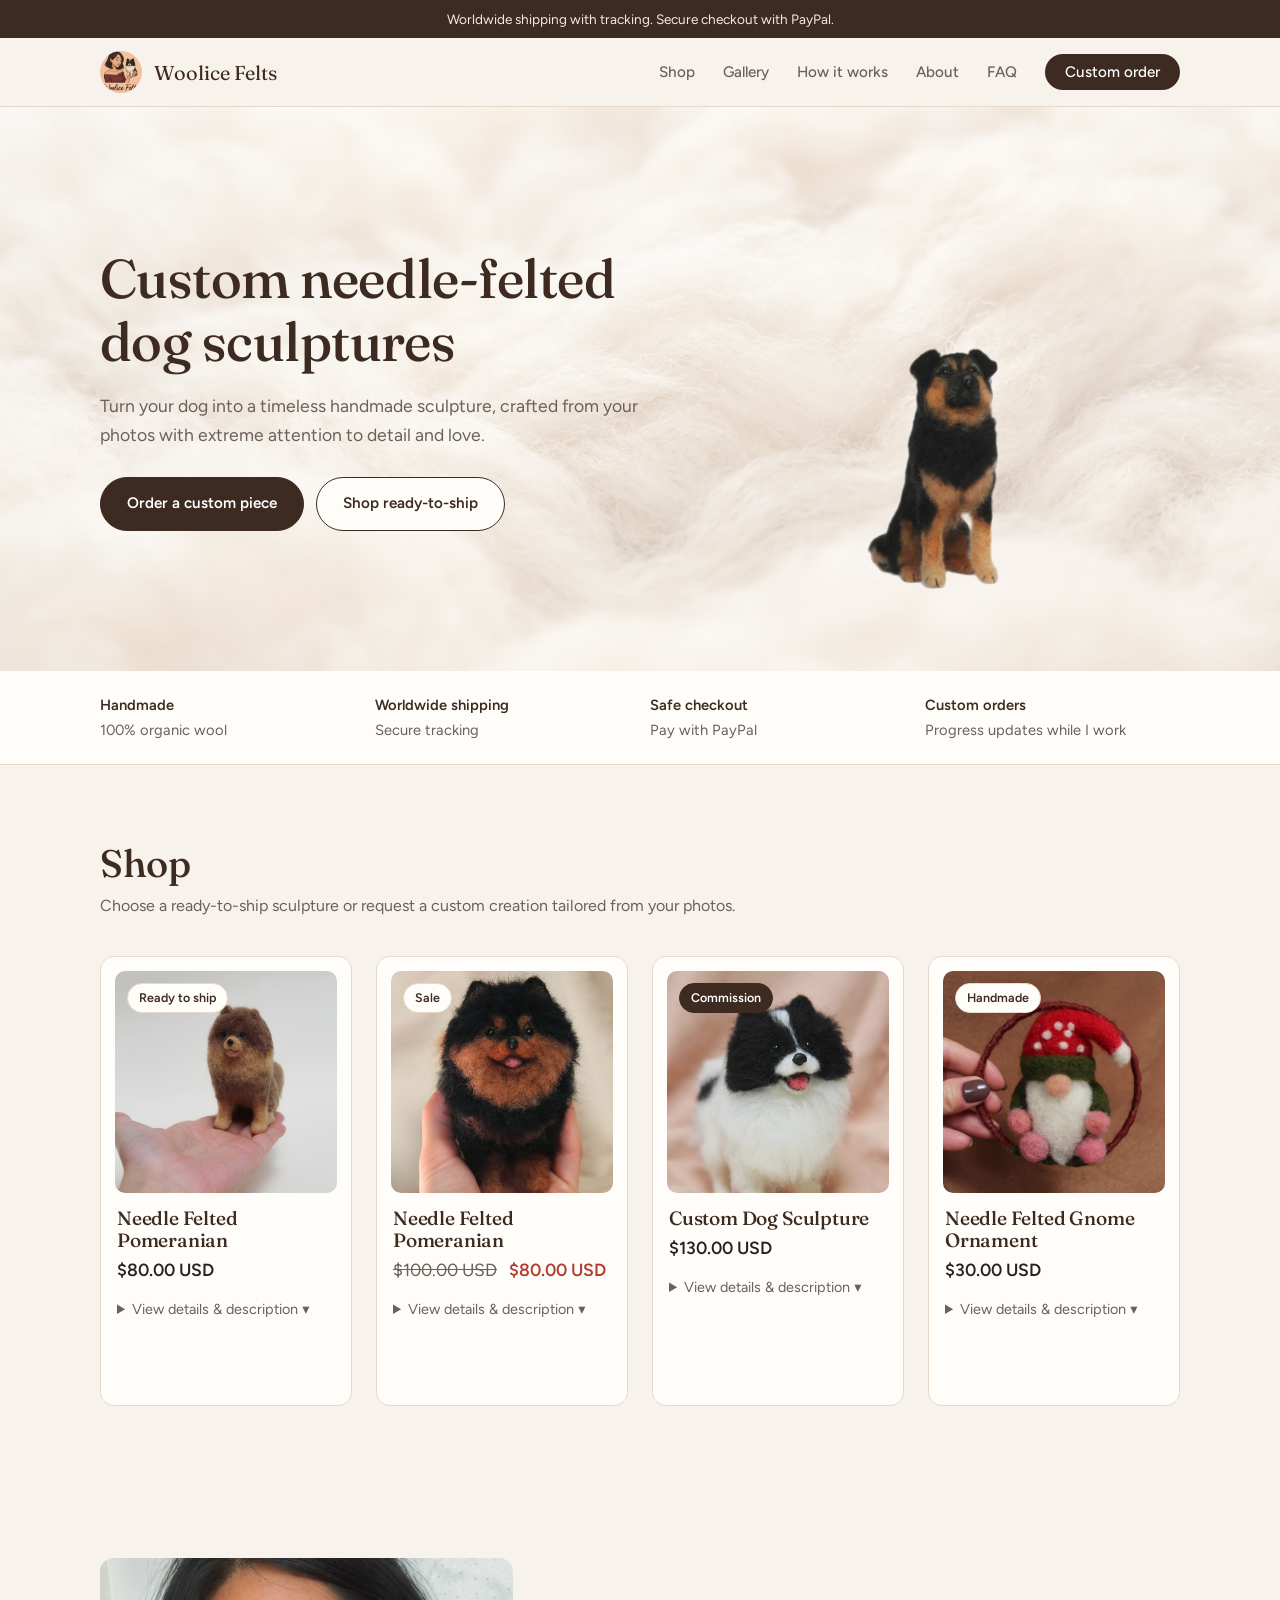
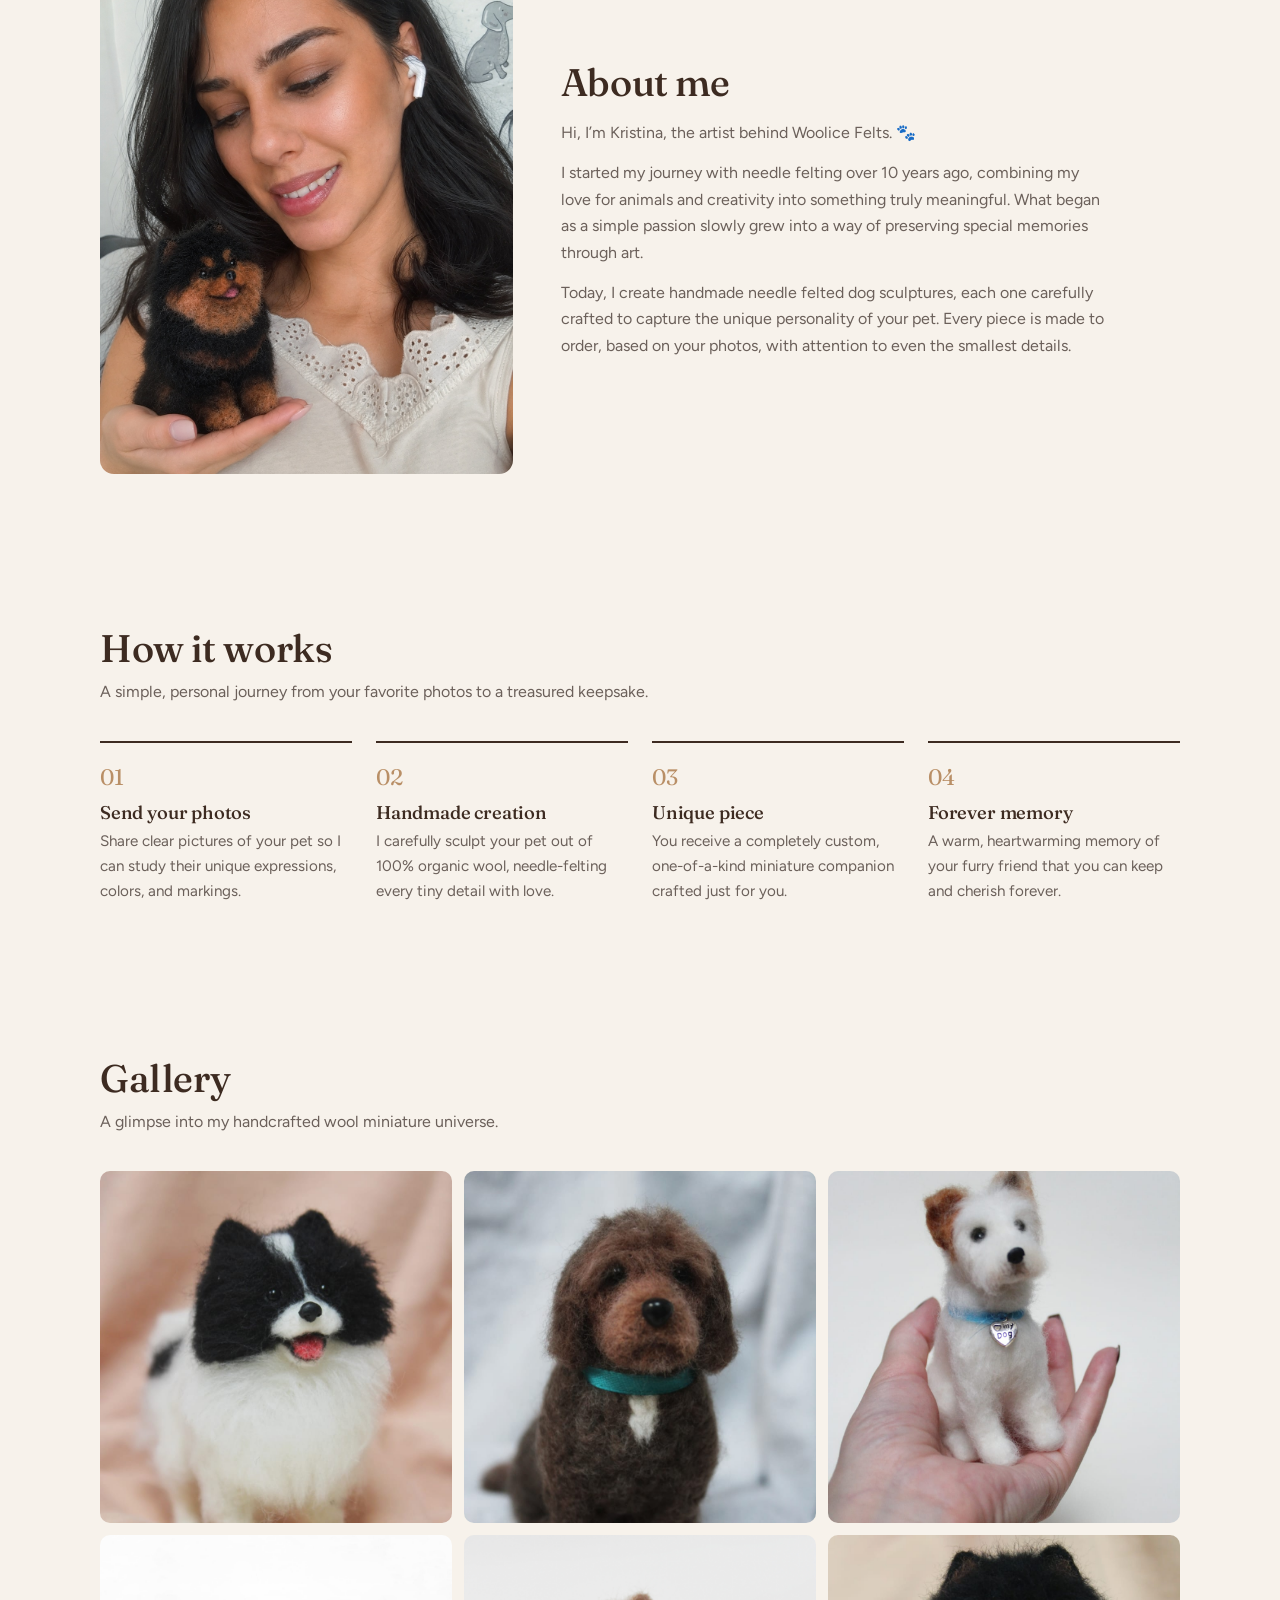
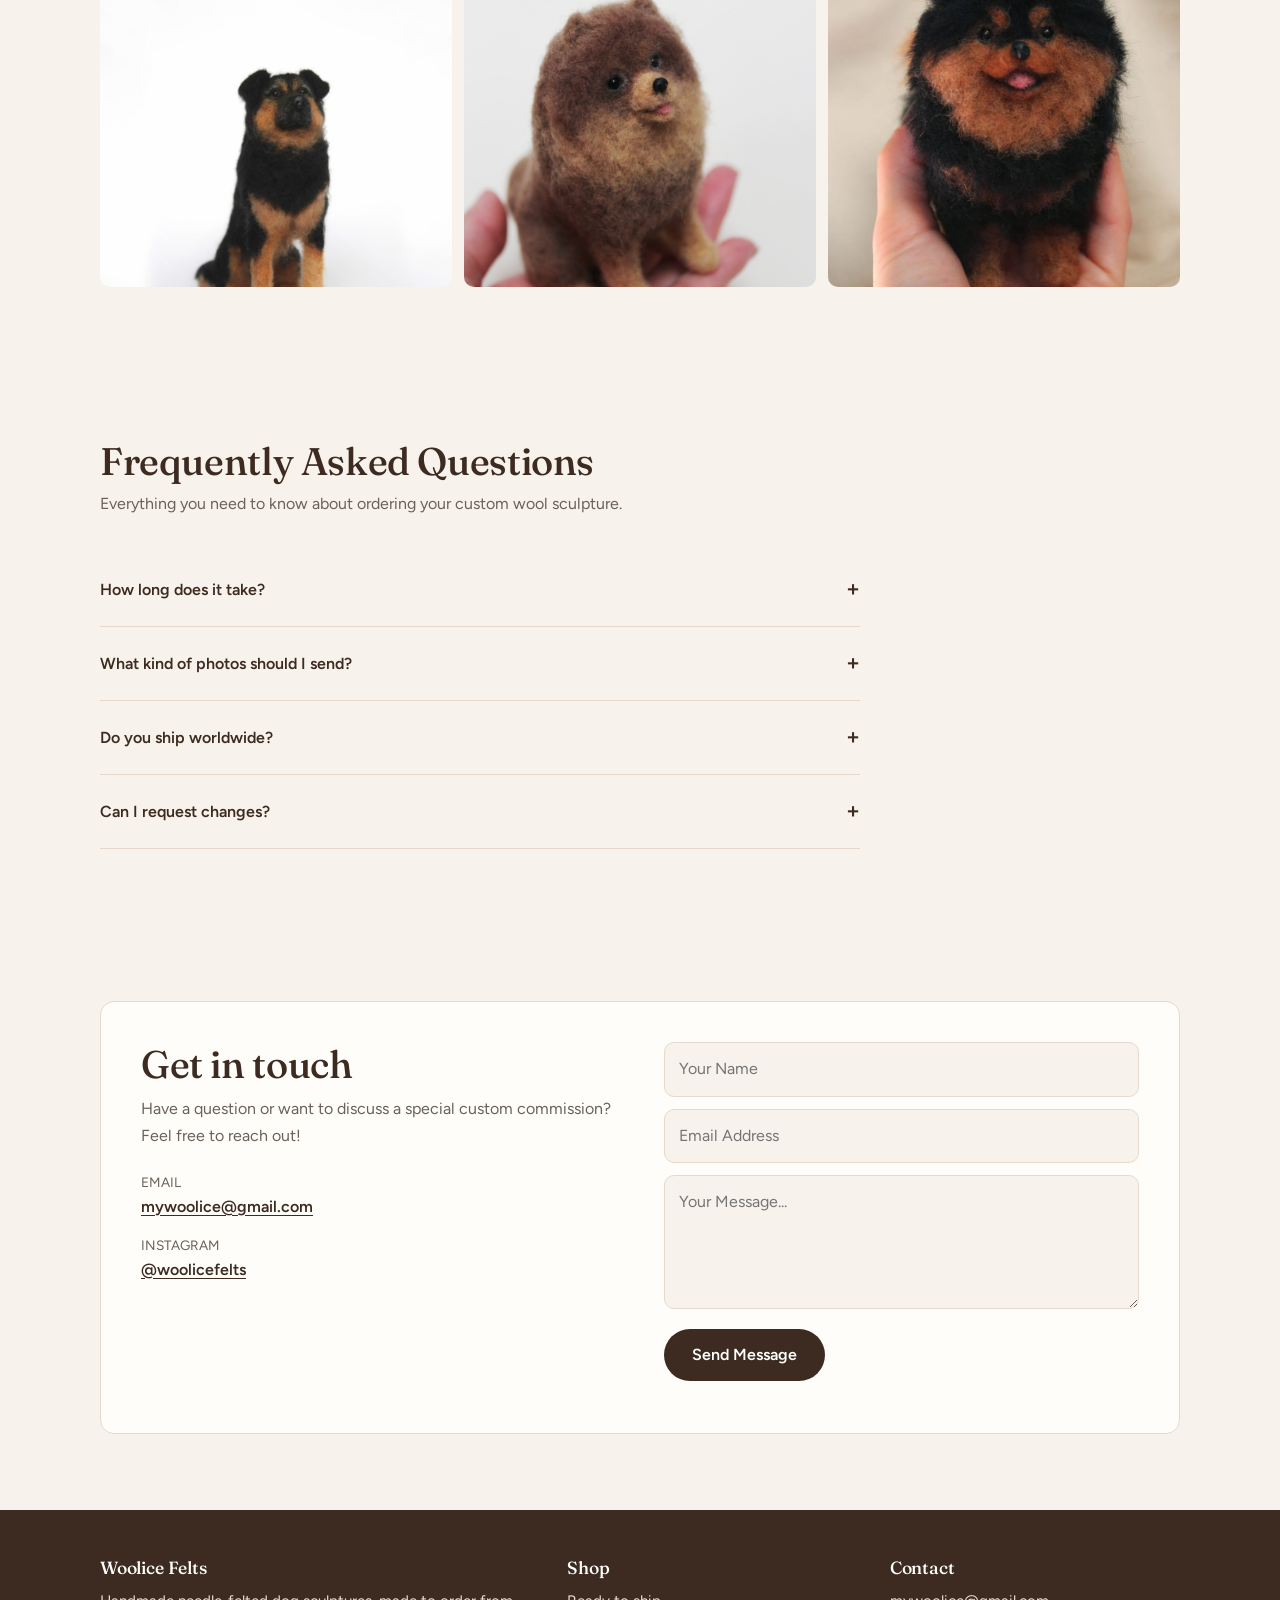
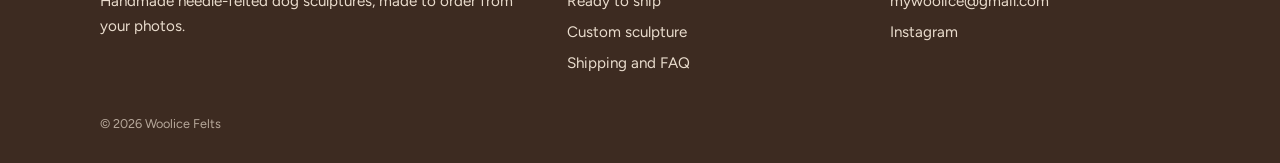
<file: index.html>
<!DOCTYPE html>
<html lang="en">
<head>
  <!-- Google tag (gtag.js) -->
  <script async src="https://www.googletagmanager.com/gtag/js?id=G-VC12WN89V9"></script>
  <script>
    window.dataLayer = window.dataLayer || [];
    function gtag(){dataLayer.push(arguments);}
    gtag('js', new Date());
    gtag('config', 'G-VC12WN89V9');
  </script>

  <meta charset="UTF-8">
  <meta name="viewport" content="width=device-width, initial-scale=1.0">
  <meta name="description" content="Handmade custom needle-felted dog sculptures made from your photos. 100% organic wool, worldwide shipping.">
  <meta property="og:title" content="Woolice Felts - Custom Needle-Felted Sculptures">
  <meta property="og:description" content="Turn your dog into a timeless handmade wool sculpture.">
  <meta property="og:image" content="static/images/galerija1.jpeg">
  <meta property="og:type" content="website">
  <link rel="icon" href="static/images/logo.jpeg">
  <title>Woolice Felts - Custom Needle-Felted Sculptures</title>

  <!-- Google Fonts -->
  <link rel="preconnect" href="https://fonts.googleapis.com">
  <link rel="preconnect" href="https://fonts.gstatic.com" crossorigin>
  <link href="https://fonts.googleapis.com/css2?family=Fraunces:ital,opsz,wght@0,9..144,400;0,9..144,600;1,9..144,400&family=Figtree:wght@400;500;600&display=swap" rel="stylesheet">

  <!-- Fancybox CSS -->
  <link rel="stylesheet" href="https://cdn.jsdelivr.net/npm/@fancyapps/ui@5.0/dist/fancybox/fancybox.css" />

  <!-- PayPal SDK -->
  <script src="https://www.paypal.com/sdk/js?client-id=BAAySwA2fitLTCPW8A3wKnCj06CGw2fAjcOK02IH-BNUjAyzoRZLDKgb-CpBVwVqHiXTY1SyFKMnsk1xts&components=hosted-buttons&disable-funding=venmo&currency=USD"></script>

  <style>
:root{--ink:#2b211c;--cocoa:#3d2b21;--cocoa-dark:#291c15;--oat:#f7f2eb;--paper:#fffdfa;--line:#e6d9cb;--muted:#6b605a;--sale:#b23a2e;--gold:#b98f66;--r:14px}
*{box-sizing:border-box;margin:0;padding:0}
html{scroll-behavior:smooth;scroll-padding-top:90px}
body{font-family:'Figtree',system-ui,sans-serif;background:var(--oat);color:var(--ink);line-height:1.65;-webkit-font-smoothing:antialiased}
h1,h2,h3{font-family:'Fraunces',Georgia,serif;font-weight:500;line-height:1.15;letter-spacing:-.01em}
h2{font-size:clamp(1.8rem,3.5vw,2.4rem);color:var(--cocoa)}
a{color:inherit;text-decoration:none}img{max-width:100%;display:block}
:focus-visible{outline:2px solid var(--cocoa);outline-offset:3px}
.container,.nav-wrapper{max-width:1120px;margin:0 auto;padding:0 20px}
.announce{background:var(--cocoa);color:#f3e9de;text-align:center;font-size:.85rem;padding:8px 16px}
.header{position:sticky;top:0;z-index:100;background:rgba(247,242,235,.96);backdrop-filter:blur(8px);border-bottom:1px solid var(--line)}
.nav-wrapper{display:flex;justify-content:space-between;align-items:center;height:68px}
.brand{display:flex;align-items:center;gap:12px;font-family:'Fraunces',serif;font-size:1.25rem;color:var(--cocoa)}
.logo{height:42px;width:42px;border-radius:50%;object-fit:cover}
.nav-links{display:flex;gap:28px;align-items:center;list-style:none}
.nav-btn{font-size:.95rem;font-weight:500;color:var(--muted)}.nav-btn:hover{color:var(--cocoa)}
.order-now-btn{background:var(--cocoa);color:#fff!important;padding:9px 20px;border-radius:999px}.order-now-btn:hover{background:var(--cocoa-dark)}
.menu-toggle{display:none;background:none;border:1px solid var(--line);border-radius:10px;width:44px;height:44px;font-size:1.3rem;color:var(--cocoa);cursor:pointer}
.hero{position:relative;overflow:hidden;background:var(--paper) url('static/images/vuna3.jpeg') center/cover}
.hero::before{content:'';position:absolute;inset:0;background:rgba(255,253,250,.72)}
.hero-container{position:relative;max-width:1120px;margin:0 auto;padding:72px 20px;display:grid;grid-template-columns:1.1fr .9fr;gap:40px;align-items:center}
.hero h1{font-size:clamp(2.2rem,5vw,3.4rem);color:var(--cocoa);margin-bottom:18px}
.hero-description{color:var(--muted);font-size:1.1rem;max-width:34em;margin-bottom:28px}
.hero-buttons{display:flex;gap:12px;flex-wrap:wrap}
.btn{display:inline-block;padding:13px 26px;border-radius:999px;font-weight:600;font-size:.95rem;border:1px solid var(--cocoa)}
.btn-primary{background:var(--cocoa);color:#fff}.btn-primary:hover{background:var(--cocoa-dark)}
.btn-ghost{background:var(--paper);color:var(--cocoa)}.btn-ghost:hover{background:var(--oat)}
.hero-image img{margin:0 auto;max-height:420px;width:auto}
.trust{background:var(--paper);border-bottom:1px solid var(--line)}
.trust ul{max-width:1120px;margin:0 auto;padding:22px 20px;list-style:none;display:grid;grid-template-columns:repeat(4,1fr);gap:20px;font-size:.92rem}
.trust strong{display:block;color:var(--cocoa);font-weight:600}.trust span{color:var(--muted)}
.order-section,.how-it-works-section,.gallery-section,.about-section,.faq-section,.contact-section{max-width:1120px;margin:0 auto;padding:76px 20px}
.section-title-wrapper{margin-bottom:36px;max-width:40em}
.section-title-wrapper p,.section-subtitle{color:var(--muted);margin-top:8px}
.section-subtitle{margin-bottom:36px;max-width:40em}
.products-grid{display:grid;grid-template-columns:repeat(auto-fill,minmax(250px,1fr));gap:24px}
.product-card{position:relative;display:flex;flex-direction:column;justify-content:space-between;gap:14px;background:var(--paper);border:1px solid var(--line);border-radius:var(--r);padding:14px}
.card-main-image{aspect-ratio:1;overflow:hidden;border-radius:10px;background:var(--oat)}
.card-main-image a,.card-main-image img{display:block;width:100%;height:100%;object-fit:cover}
.card-badge{position:absolute;top:26px;left:26px;background:var(--paper);color:var(--cocoa);font-size:.78rem;font-weight:600;padding:4px 11px;border-radius:999px;border:1px solid var(--line)}
.card-badge.gold{background:var(--cocoa);color:#fff;border-color:var(--cocoa)}
.product-card h3{font-size:1.2rem;margin:14px 2px 4px;color:var(--cocoa)}
.card-price{font-size:1.1rem;font-weight:600;margin:0 2px 8px}
.price-was{color:var(--muted);text-decoration:line-through;font-weight:400;margin-right:8px}.price-now{color:var(--sale)}
.product-details-toggle summary{cursor:pointer;font-size:.9rem;color:var(--muted);padding:6px 2px}
.details-content{padding-top:10px;font-size:.92rem}
.card-thumbnails{display:grid;grid-template-columns:repeat(4,1fr);gap:6px;margin-bottom:12px}
.card-thumbnails img{width:100%;aspect-ratio:1;object-fit:cover;border-radius:6px}
.card-specs p{display:flex;justify-content:space-between;gap:12px;padding:5px 0;border-bottom:1px solid var(--line)}
.card-specs span{color:var(--muted)}.card-desc{margin-top:10px;color:var(--muted)}
.paypal-wrapper{min-height:50px}
.product-card.sold .card-main-image{opacity:.5}.product-card.sold .paypal-wrapper{display:none}
.product-card.sold::after{content:"Sold, one of a kind";text-align:center;font-weight:600;color:var(--muted);padding:12px}
.steps-grid{display:grid;grid-template-columns:repeat(4,1fr);gap:24px}
.step-card{border-top:2px solid var(--cocoa);padding-top:16px}
.step-number{font-family:'Fraunces',serif;color:var(--gold);font-size:1.4rem}
.step-card h3{font-size:1.15rem;margin:6px 0;color:var(--cocoa)}.step-card p{color:var(--muted);font-size:.95rem}
.clean-gallery-grid{display:grid;grid-template-columns:repeat(3,1fr);gap:12px}
.gallery-card{display:block;aspect-ratio:1;overflow:hidden;border-radius:10px}
.gallery-card img{width:100%;height:100%;object-fit:cover}
.about-container{display:grid;grid-template-columns:.8fr 1.2fr;gap:48px;align-items:center}
.about-bg-image{width:100%;aspect-ratio:4/5;object-fit:cover;border-radius:var(--r)}
.about-content h2{margin-bottom:16px}.about-content p{margin-bottom:14px;max-width:34em;color:var(--muted)}
.faq-container{max-width:760px}.faq-card{border-bottom:1px solid var(--line)}
.faq-card summary{display:flex;justify-content:space-between;align-items:center;gap:16px;padding:18px 0;cursor:pointer;font-weight:600;color:var(--cocoa);list-style:none}
.faq-card summary::-webkit-details-marker,.product-details-toggle summary::-webkit-details-marker{display:none}
.faq-icon{font-size:1.4rem;transition:transform .2s}.faq-card[open] .faq-icon{transform:rotate(45deg)}
.faq-answer{padding:0 0 18px;color:var(--muted)}
.contact-wrapper-modern{display:grid;grid-template-columns:1fr 1fr;gap:48px;background:var(--paper);border:1px solid var(--line);border-radius:var(--r);padding:40px}
.contact-info-side p{color:var(--muted);margin:10px 0 22px}.contact-detail-item{margin-bottom:14px}
.contact-label{display:block;font-size:.85rem;color:var(--muted)}
.contact-detail-item a{color:var(--cocoa);font-weight:600;text-decoration:underline;text-underline-offset:3px}
.form-group{margin-bottom:12px}
.form-group input,.form-group textarea{width:100%;padding:13px 14px;border:1px solid var(--line);border-radius:10px;font:inherit;background:var(--oat)}
.form-group input:focus,.form-group textarea:focus{outline:2px solid var(--cocoa);background:#fff}
.submit-btn{background:var(--cocoa);color:#fff;border:0;border-radius:999px;padding:13px 28px;font:inherit;font-weight:600;cursor:pointer}
.submit-btn:hover{background:var(--cocoa-dark)}.submit-btn:disabled{opacity:.6}
.footer{background:var(--cocoa);color:#e9dccd;padding:48px 0 28px;font-size:.95rem}
.footer-grid{display:grid;grid-template-columns:1.5fr 1fr 1fr;gap:32px}
.footer h3{font-size:1.1rem;color:#fff;margin-bottom:10px}.footer ul{list-style:none}.footer li{margin-bottom:6px}
.footer a:hover{text-decoration:underline}.footer small{display:block;margin-top:32px;opacity:.7}
@media(max-width:900px){
.trust ul,.steps-grid{grid-template-columns:1fr 1fr}
.about-container,.contact-wrapper-modern,.footer-grid{grid-template-columns:1fr;gap:28px}
.hero-container{grid-template-columns:1fr;padding:48px 20px}.hero-image{order:-1}.hero-image img{max-height:260px}
.menu-toggle{display:block}
.nav-links{display:none;position:absolute;top:100%;left:0;right:0;flex-direction:column;align-items:stretch;gap:0;background:var(--oat);border-bottom:1px solid var(--line);padding:8px 20px 16px}
.nav-links.open{display:flex}.nav-links li a{display:block;padding:12px 0}.order-now-btn{text-align:center;margin-top:8px}}
@media(max-width:520px){.clean-gallery-grid{grid-template-columns:1fr 1fr}.contact-wrapper-modern{padding:24px 18px}.products-grid{grid-template-columns:1fr}}
@media(prefers-reduced-motion:reduce){html{scroll-behavior:auto}*{transition:none!important}}
</style>
</head>

<body>

  <!-- NAVIGACIJA -->
  <div class="announce">Worldwide shipping with tracking. Secure checkout with PayPal.</div>
  <nav class="header">
    <div class="nav-wrapper">
      <a href="#" class="brand"><img src="static/images/logo.jpeg" alt="" class="logo"><span>Woolice Felts</span></a>
      <button class="menu-toggle" aria-label="Menu" aria-expanded="false" aria-controls="nav-links">&#9776;</button>
      <ul class="nav-links" id="nav-links">
        <li><a href="#price" class="nav-btn">Shop</a></li>
        <li><a href="#gallery" class="nav-btn">Gallery</a></li>
        <li><a href="#how-it-works" class="nav-btn">How it works</a></li>
        <li><a href="#about" class="nav-btn">About</a></li>
        <li><a href="#faq" class="nav-btn">FAQ</a></li>
        <li><a href="#custom" class="nav-btn order-now-btn">Custom order</a></li>
      </ul>
    </div>
  </nav>

  <!-- HERO SEKCIJA -->
  <section class="hero">
    <div class="hero-container">
      <div class="hero-text">
        <h1>Custom needle-felted dog sculptures</h1>
        <p class="hero-description">Turn your dog into a timeless handmade sculpture, crafted from your photos with extreme attention to detail and love.</p>
        <div class="hero-buttons">
          <a href="#custom" class="btn btn-primary">Order a custom piece</a>
          <a href="#price" class="btn btn-ghost">Shop ready-to-ship</a>
        </div>
      </div>
      <div class="hero-image"><img src="static/images/crnistiker-removebg-preview.png" alt="Needle-felted dog sculpture by Woolice Felts"></div>
    </div>
  </section>
  <div class="trust"><ul>
    <li><strong>Handmade</strong><span>100% organic wool</span></li>
    <li><strong>Worldwide shipping</strong><span>Secure tracking</span></li>
    <li><strong>Safe checkout</strong><span>Pay with PayPal</span></li>
    <li><strong>Custom orders</strong><span>Progress updates while I work</span></li>
  </ul></div>

  <!-- PRODUCTS & ORDER SECTION -->
  <section class="order-section" id="price">
    <h2>Shop</h2>
    <p class="section-subtitle">Choose a ready-to-ship sculpture or request a custom creation tailored from your photos.</p>
    
    <div class="products-grid">
      
      <!-- Oglas 1: Pomeranac -->
      <div class="product-card">
        <div>
          <div class="card-main-image">
            <a href="static/images/pom1.jpg" data-fancybox="pomeranian-gallery">
              <img loading="lazy" src="static/images/pom1.jpg" alt="Needle Felted Pomeranian">
            </a>
          </div>
          <span class="card-badge">Ready to ship</span>
          <h3>Needle Felted Pomeranian</h3>
          <div class="card-price">$80.00 USD</div>

          <!-- Padajući meni za sakrivanje detalja -->
          <details class="product-details-toggle">
            <summary>View details & description ▾</summary>
            <div class="details-content">
              <div class="card-thumbnails">
                <a href="static/images/pom1.jpg" data-fancybox="pomeranian-gallery"><img loading="lazy" alt="Handmade needle-felted wool sculpture" src="static/images/pom1.jpg"></a>
                <a href="static/images/pom2.jpg" data-fancybox="pomeranian-gallery"><img loading="lazy" alt="Handmade needle-felted wool sculpture" src="static/images/pom2.jpg"></a>
                <a href="static/images/pom3.jpg" data-fancybox="pomeranian-gallery"><img loading="lazy" alt="Handmade needle-felted wool sculpture" src="static/images/pom3.jpg"></a>
                <a href="static/images/pom4.jpg" data-fancybox="pomeranian-gallery"><img loading="lazy" alt="Handmade needle-felted wool sculpture" src="static/images/pom4.jpg"></a>
              </div>
              <div class="card-specs">
                <p><span>Size:</span> Approx. 3.5 inches (9 cm)</p>
                <p><span>Material:</span> 100% organic wool</p>
                <p><span>Ready to ship:</span> 1-2 business days</p>
              </div>
              <p class="card-desc">This adorable 3.5-inch Pomeranian sculpture is handmade from 100% wool, capturing the soft texture and sweet expression of the breed.</p>
            </div>
          </details>
        </div>
        <div class="paypal-wrapper" id="paypal-container-P2FGLP4694Q4A"></div>
      </div>

      <!-- Oglas 2: Novi Pomeranac (Sniženo sa 100 na 80) -->
      <div class="product-card">
        <div>
          <div class="card-main-image">
            <a href="static/images/poms1.jpeg" data-fancybox="pomeranian-new-gallery">
              <img loading="lazy" src="static/images/poms1.jpeg" alt="Needle Felted Pomeranian">
            </a>
          </div>
          <span class="card-badge">Sale</span>
          <h3>Needle Felted Pomeranian</h3>
          <div class="card-price">
            <span class="price-was">$100.00 USD</span>
            <span class="price-now">$80.00 USD</span>
          </div>

          <!-- Padajući meni za sakrivanje detalja -->
          <details class="product-details-toggle">
            <summary>View details & description ▾</summary>
            <div class="details-content">
              <div class="card-thumbnails">
                <a href="static/images/poms1.jpeg" data-fancybox="pomeranian-new-gallery"><img loading="lazy" alt="Handmade needle-felted wool sculpture" src="static/images/poms1.jpeg"></a>
                <a href="static/images/poms2.jpeg" data-fancybox="pomeranian-new-gallery"><img loading="lazy" alt="Handmade needle-felted wool sculpture" src="static/images/poms2.jpeg"></a>
                <a href="static/images/poms3.jpeg" data-fancybox="pomeranian-new-gallery"><img loading="lazy" alt="Handmade needle-felted wool sculpture" src="static/images/poms3.jpeg"></a>
                <a href="static/images/poms4.jpeg" data-fancybox="pomeranian-new-gallery"><img loading="lazy" alt="Handmade needle-felted wool sculpture" src="static/images/poms4.jpeg"></a>
                <a href="static/images/poms5.jpeg" data-fancybox="pomeranian-new-gallery"><img loading="lazy" alt="Handmade needle-felted wool sculpture" src="static/images/poms5.jpeg"></a>
                <a href="static/images/poms6.jpeg" data-fancybox="pomeranian-new-gallery"><img loading="lazy" alt="Handmade needle-felted wool sculpture" src="static/images/poms6.jpeg"></a>
              </div>
              <div class="card-specs">
                <p><span>Size:</span> Approx. 3.5 inches (9 cm)</p>
                <p><span>Material:</span> 100% organic wool</p>
                <p><span>Ready to ship:</span> 1-2 business days</p>
              </div>
              <p class="card-desc">A fluffy, beautifully hand-crafted Pomeranian miniature sculpture looking for a loving home.</p>
            </div>
          </details>
        </div>
        <div class="paypal-wrapper" id="paypal-container-PCX7X2BUL9T88"></div>
      </div>

      <!-- Oglas 3: Custom Sculpture -->
      <div class="product-card" id="custom">
        <div>
          <div class="card-main-image">
            <a href="static/images/galerija1.jpeg" data-fancybox="custom-gallery">
              <img loading="lazy" src="static/images/galerija1.jpeg" alt="Custom Dog Sculpture">
            </a>
          </div>
          <span class="card-badge gold">Commission</span>
          <h3>Custom Dog Sculpture</h3>
          <div class="card-price">$130.00 USD</div>

          <!-- Padajući meni za sakrivanje detalja -->
          <details class="product-details-toggle">
            <summary>View details & description ▾</summary>
            <div class="details-content">
              <div class="card-thumbnails">
                <a href="static/images/galerija1.jpeg" data-fancybox="custom-gallery"><img loading="lazy" alt="Handmade needle-felted wool sculpture" src="static/images/galerija1.jpeg"></a>
                <a href="static/images/galerija2.jpeg" data-fancybox="custom-gallery"><img loading="lazy" alt="Handmade needle-felted wool sculpture" src="static/images/galerija2.jpeg"></a>
                <a href="static/images/galerija3.jpeg" data-fancybox="custom-gallery"><img loading="lazy" alt="Handmade needle-felted wool sculpture" src="static/images/galerija3.jpeg"></a>
                <a href="static/images/galerija4.jpeg" data-fancybox="custom-gallery"><img loading="lazy" alt="Handmade needle-felted wool sculpture" src="static/images/galerija4.jpeg"></a>
              </div>
              <div class="card-specs">
                <p><span>Waiting time:</span> 6-8 weeks</p>
                <p><span>Size:</span> 3-4" (perfect for display)</p>
                <p><span>Eyes:</span> Round black glass</p>
              </div>
              <p class="card-desc">Crafted directly from your personal photos with extreme care. Send photos to mywoolice@gmail.com.</p>
            </div>
          </details>
        </div>
        <div class="paypal-wrapper" id="paypal-container-H24CVD3H5JH94"></div>
      </div>

             <div class="product-card">
        <div>
          <div class="card-main-image">
            <a href="static/images/gnom1.jpeg" data-fancybox="gnome-gallery">
              <img loading="lazy" src="static/images/gnom1.jpeg" alt="Needle felted gnome ornament in a wool hoop">
            </a>
          </div>
          <span class="card-badge">Handmade</span>
          <h3>Needle Felted Gnome Ornament</h3>
          <div class="card-price">$30.00 USD</div>
          <details class="product-details-toggle">
            <summary>View details & description ▾</summary>
            <div class="details-content">
              <div class="card-thumbnails">
                <a href="static/images/gnom2.jpeg" data-fancybox="gnome-gallery"><img loading="lazy" alt="Needle felted gnome ornament" src="static/images/gnom2.jpeg"></a>
                <a href="static/images/gnom3.jpeg" data-fancybox="gnome-gallery"><img loading="lazy" alt="Needle felted gnome ornament" src="static/images/gnom3.jpeg"></a>
                <a href="static/images/gnom4.jpeg" data-fancybox="gnome-gallery"><img loading="lazy" alt="Needle felted gnome ornament" src="static/images/gnom4.jpeg"></a>
                <a href="static/images/gnom5.jpeg" data-fancybox="gnome-gallery"><img loading="lazy" alt="Needle felted gnome ornament" src="static/images/gnom5.jpeg"></a>
              </div>
              <div class="card-specs">
                <p><span>Size:</span> 4.3" x 4.3" (11 x 11 cm)</p>
              </div>
              <p class="card-desc">A cheerful little gnome with a red polka-dot hat, green scarf and fluffy white beard, sitting in a hand-wrapped wool hoop. Needle felted by hand, perfect as a Christmas ornament or a cozy gift.</p>
            </div>
          </details>
        </div>
        <div class="paypal-wrapper" id="paypal-container-K53DT76TNKDJ8"></div>
      </div>

      <!-- PLANNER SAKRIVEN. Da ga vratis, obrisi znake za komentar oko bloka ispod, i obrisi // ispred paypal linije pri dnu fajla.
      <div class="product-card" style="display:none">
        <div>
          <div class="card-main-image">
            <img loading="lazy" src="static/images/planner.jpeg" alt="Woolice Felts Planner 2026">
          </div>
          <span class="card-badge">Digital Download</span>
          <h3>Woolice Felts Planner 2026</h3>
          <div class="card-price">$14.99 USD</div>

          
          <details class="product-details-toggle">
            <summary>View details & description ▾</summary>
            <div class="details-content">
              <p class="card-desc">Bring warmth to your year with our 2026 planner. Features 12 unique photographs of my handmade sculptures.</p>
            </div>
          </details>
        </div>
        <div class="paypal-wrapper" id="paypal-container-9QZ5CQ24DXXGC"></div>
      </div>
      PLANNER KRAJ -->

    </div>
  </section>

  <!-- ABOUT ME -->
  <section id="about" class="about-section">
    <div class="about-container">
      <div class="about-img-wrapper">
        <img loading="lazy" src="static/images/jaa2.jpeg" class="about-bg-image" alt="Kristina Woolice Felts">
      </div>
      <div class="about-content">
        <h2>About me</h2>
        <p>Hi, I’m Kristina, the artist behind Woolice Felts. 🐾</p>
        <p>I started my journey with needle felting over 10 years ago, combining my love for animals and creativity into something truly meaningful. What began as a simple passion slowly grew into a way of preserving special memories through art.</p>
        <p>Today, I create handmade needle felted dog sculptures, each one carefully crafted to capture the unique personality of your pet. Every piece is made to order, based on your photos, with attention to even the smallest details.</p>
      </div>
    </div>
  </section>

  <!-- HOW IT WORKS SECTION -->
<section class="how-it-works-section" id="how-it-works">
  <div class="section-title-wrapper">
    <h2>How it works</h2>
    <p>A simple, personal journey from your favorite photos to a treasured keepsake.</p>
  </div>

  <div class="steps-grid">
    
    <div class="step-card">
      <div class="step-number">01</div>
      <h3>Send your photos</h3>
      <p>Share clear pictures of your pet so I can study their unique expressions, colors, and markings.</p>
    </div>

    <div class="step-card">
      <div class="step-number">02</div>
      <h3>Handmade creation</h3>
      <p>I carefully sculpt your pet out of 100% organic wool, needle-felting every tiny detail with love.</p>
    </div>

    <div class="step-card">
      <div class="step-number">03</div>
      <h3>Unique piece</h3>
      <p>You receive a completely custom, one-of-a-kind miniature companion crafted just for you.</p>
    </div>

    <div class="step-card">
      <div class="step-number">04</div>
      <h3>Forever memory</h3>
      <p>A warm, heartwarming memory of your furry friend that you can keep and cherish forever.</p>
    </div>

  </div>
</section>

  <!-- GALLERY SECTION -->
<section class="gallery-section" id="gallery">
  <div class="section-title-wrapper">
    <h2>Gallery</h2>
    <p>A glimpse into my handcrafted wool miniature universe.</p>
  </div>

  <div class="clean-gallery-grid">
    <a href="static/images/galerija1.jpeg" data-fancybox="main-gallery" class="gallery-card">
      <img loading="lazy" src="static/images/galerija1.jpeg" alt="Handmade Wool Dog Sculpture">
    </a>

    <a href="static/images/galerija2.jpeg" data-fancybox="main-gallery" class="gallery-card">
      <img loading="lazy" src="static/images/galerija2.jpeg" alt="Wool Miniature Pet">
    </a>

    <a href="static/images/galerija3.jpeg" data-fancybox="main-gallery" class="gallery-card">
      <img loading="lazy" src="static/images/galerija3.jpeg" alt="Wool Texture Detail">
    </a>

    <a href="static/images/galerija4.jpeg" data-fancybox="main-gallery" class="gallery-card">
      <img loading="lazy" src="static/images/galerija4.jpeg" alt="Felted Dog Portrait">
    </a>

    <a href="static/images/pom3.jpg" data-fancybox="main-gallery" class="gallery-card">
      <img loading="lazy" src="static/images/pom3.jpg" alt="Handmade Sculpture Detail">
    </a>

    <a href="static/images/poms1.jpeg" data-fancybox="main-gallery" class="gallery-card">
      <img loading="lazy" src="static/images/poms1.jpeg" alt="New Pomeranian Sculpture">
    </a>
  </div>
</section>

  

  


  <!-- FAQ SECTION -->
<section class="faq-section" id="faq">
  <div class="section-title-wrapper">
    <h2>Frequently Asked Questions</h2>
    <p>Everything you need to know about ordering your custom wool sculpture.</p>
  </div>

  <div class="faq-container">
    <details class="faq-card">
      <summary>
        <span>How long does it take?</span>
        <span class="faq-icon">+</span>
      </summary>
      <div class="faq-answer">
        <p>Ready-to-ship sculptures typically dispatch within 1–2 business days. Custom orders usually take 6–8 weeks to lovingly craft down to every detail.</p>
      </div>
    </details>

    <details class="faq-card">
      <summary>
        <span>What kind of photos should I send?</span>
        <span class="faq-icon">+</span>
      </summary>
      <div class="faq-answer">
        <p>Clear, well-lit photos showing your pet from the front, profile, and back help me capture their unique expression and markings perfectly.</p>
      </div>
    </details>

    <details class="faq-card">
      <summary>
        <span>Do you ship worldwide?</span>
        <span class="faq-icon">+</span>
      </summary>
      <div class="faq-answer">
        <p>Yes! I ship my handmade sculptures worldwide with secure tracking so they arrive safely at your doorstep.</p>
      </div>
    </details>

    <details class="faq-card">
      <summary>
        <span>Can I request changes?</span>
        <span class="faq-icon">+</span>
      </summary>
      <div class="faq-answer">
        <p>I share progress updates during the creation process to ensure you are completely in love with your miniature companion before it ships.</p>
      </div>
    </details>
  </div>
</section>

<!-- GET IN TOUCH / CONTACT SECTION -->
<section class="contact-section" id="contact">
  <div class="contact-wrapper-modern">
    <div class="contact-info-side">
      <h2>Get in touch</h2>
      <p>Have a question or want to discuss a special custom commission? Feel free to reach out!</p>
      
      <div class="contact-detail-item">
        <span class="contact-label">EMAIL</span>
        <a href="mailto:mywoolice@gmail.com">mywoolice@gmail.com</a>
      </div>
      
      <div class="contact-detail-item">
        <span class="contact-label">INSTAGRAM</span>
        <a href="https://instagram.com/woolicefelts" target="_blank">@woolicefelts</a>
      </div>
    </div>

    <div class="contact-form-side">
      <form id="contact-form">
        <div class="form-group">
          <input type="text" name="name" placeholder="Your Name" required>
        </div>
        <div class="form-group">
          <input type="email" name="email" placeholder="Email Address" required>
        </div>
        <div class="form-group">
          <textarea name="details" rows="4" placeholder="Your Message..." required></textarea>
        </div>
        <button type="submit" class="submit-btn">Send Message</button>
        <p id="form-status" role="status" style="margin-top:12px;font-size:0.9rem;"></p>
      </form>
    </div>
  </div>
</section>

  <!-- FOOTER -->
  <footer class="footer"><div class="container">
    <div class="footer-grid">
      <div><h3>Woolice Felts</h3><p>Handmade needle-felted dog sculptures, made to order from your photos.</p></div>
      <div><h3>Shop</h3><ul><li><a href="#price">Ready to ship</a></li><li><a href="#custom">Custom sculpture</a></li><li><a href="#faq">Shipping and FAQ</a></li></ul></div>
      <div><h3>Contact</h3><ul><li><a href="mailto:mywoolice@gmail.com">mywoolice@gmail.com</a></li><li><a href="https://instagram.com/woolicefelts" target="_blank" rel="noopener">Instagram</a></li></ul></div>
    </div>
    <small>&copy; 2026 Woolice Felts</small>
  </div></footer>

  <!-- Scripts -->
  <script src="https://cdn.jsdelivr.net/npm/@fancyapps/ui@5.0/dist/fancybox/fancybox.umd.js"></script>
  <script>
    Fancybox.bind("[data-fancybox]", { Thumbs: { autoStart: false } });

    function openGallery() {
      Fancybox.show([
        { src: "static/images/galerija1.jpeg", type: "image" },
        { src: "static/images/galerija2.jpeg", type: "image" },
        { src: "static/images/galerija3.jpeg", type: "image" },
        { src: "static/images/galerija4.jpeg", type: "image" },
        { src: "static/images/galerija5.jpeg", type: "image" },
        { src: "static/images/galerija6.jpeg", type: "image" },
        { src: "static/images/galerija7.jpeg", type: "image" },
        { src: "static/images/galerija8.jpeg", type: "image" },
        { src: "static/images/galerija9.jpeg", type: "image" }
      ]);
    }

    paypal.HostedButtons({ hostedButtonId: "P2FGLP4694Q4A" }).render("#paypal-container-P2FGLP4694Q4A");
    paypal.HostedButtons({ hostedButtonId: "PCX7X2BUL9T88" }).render("#paypal-container-PCX7X2BUL9T88");
    paypal.HostedButtons({ hostedButtonId: "H24CVD3H5JH94" }).render("#paypal-container-H24CVD3H5JH94");
    paypal.HostedButtons({ hostedButtonId: "K53DT76TNKDJ8" }).render("#paypal-container-K53DT76TNKDJ8");
    // paypal.HostedButtons({ hostedButtonId: "9QZ5CQ24DXXGC" }).render("#paypal-container-9QZ5CQ24DXXGC");
  </script>

  <script>
    // Adresa backenda na Renderu (onrender.com). Proveri da je tacna u Renderu.
    // Na woolice.art i GitHub Pages forma salje na ovu adresu.
    const API_URL = location.hostname.endsWith("onrender.com") ? "" : "https://woolice-shop-1.onrender.com";

    document.getElementById("contact-form").addEventListener("submit", async (e) => {
      e.preventDefault();
      const form = e.target;
      const status = document.getElementById("form-status");
      const btn = form.querySelector("button");
      btn.disabled = true;
      status.textContent = "Sending...";
      try {
        const res = await fetch(API_URL.replace(/\/$/, "") + "/order", {
          method: "POST",
          headers: { "Content-Type": "application/json" },
          body: JSON.stringify(Object.fromEntries(new FormData(form)))
        });
        if (!res.ok) throw new Error();
        status.textContent = "Thank you! Your message was sent, I'll reply soon.";
        form.reset();
      } catch (err) {
        status.textContent = "Something went wrong. Please email mywoolice@gmail.com.";
      }
      btn.disabled = false;
    });
  </script>
<script>
    const mt = document.querySelector(".menu-toggle"), nl = document.getElementById("nav-links");
    mt.addEventListener("click", () => mt.setAttribute("aria-expanded", nl.classList.toggle("open")));
    nl.addEventListener("click", e => { if (e.target.closest("a")) { nl.classList.remove("open"); mt.setAttribute("aria-expanded", "false"); } });
  </script>
</body>
</html>
</file>
